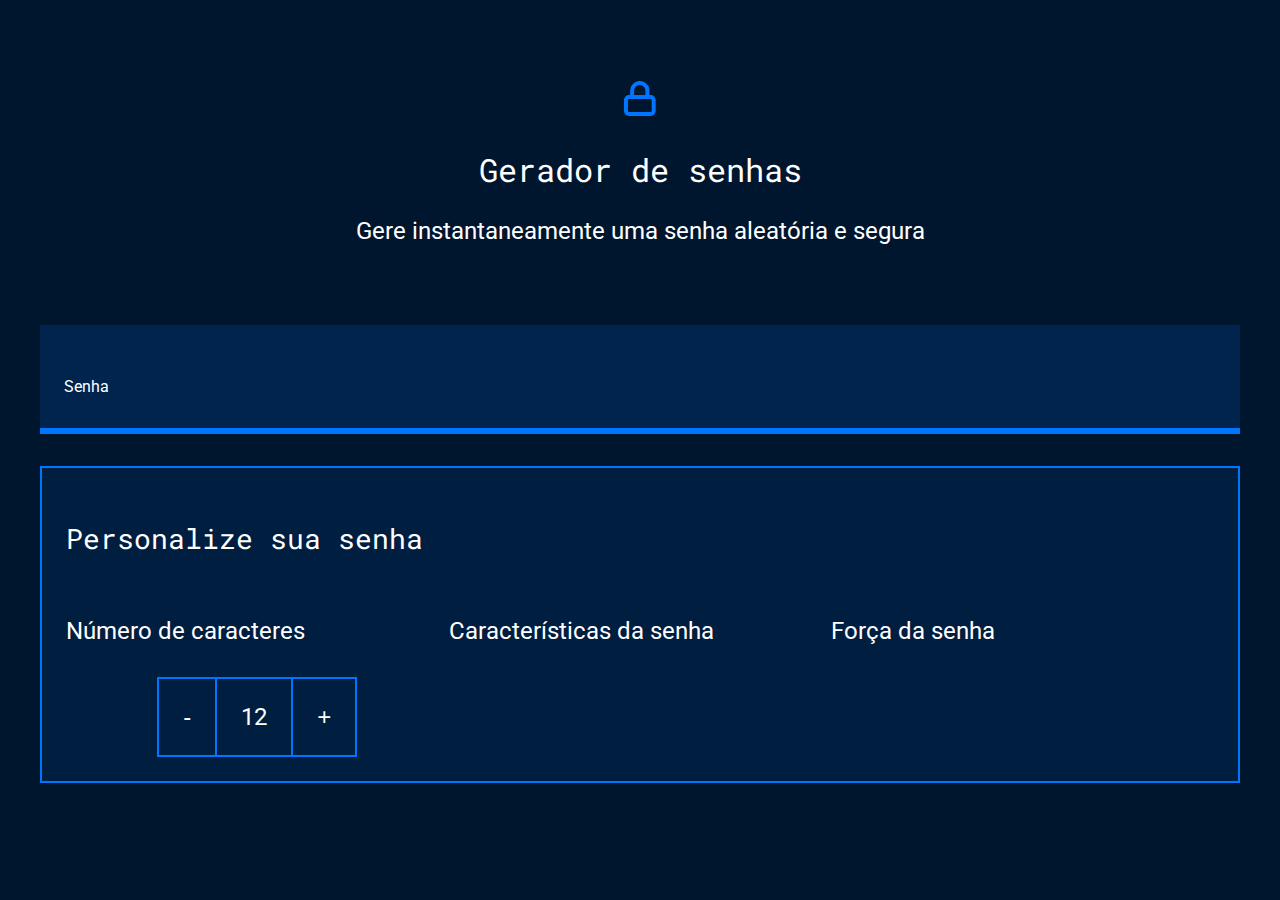
<file: aula 1 - projeto 2/index.html>
<!DOCTYPE html>
<html lang="pt-br">

<head>
    <meta charset="UTF-8">
    <meta name="viewport" content="width=device-width, initial-scale=1.0">
    <title>Gerador de senha</title>
    <link rel="stylesheet" href="style.css">
</head>

<body>
    <section class="conteudo">
        <div class="conteudo-titulo">
            <img src="unlock.svg" alt="cadeado fechado"> 
            <h2 class="titulo-principal">Gerador de senhas</h2>
            <h3 class="titulo-secundario">Gere instantaneamente uma senha aleatória e segura</h3>
        </div>
        <div class="conteudo-senha">
            <label for="senha">Senha</label>
            <input name="senha" type="text" id="campo-senha"/>
        </div>
        <div class="parametro">
            <h3 class="parametro-titulo">Personalize sua senha</h3>
            <div class="parametro-coluna__senha">
                <div class="parametro-senha">
                    <h4 class="parametro-senha__titulo">Número de caracteres</h4>
                    <div class="parametro-senha-botoes">
                        <button class="parametro-senha__botao">-</button>
                        <p class="parametro-senha__texto">12</p>
                        <button class="parametro-senha__botao">+</button>
                        </div>
                </div>           	 
                <div class="parametro-senha">
                    <h4 class="parametro-senha__titulo">Características da senha</h4>
                </div>
                <div class="parametro-senha">
                   <h4 class="parametro-senha__titulo">Força da senha</h4>
                </div>
            </div>
        </div>
     </section>
</body>

</html>
</file>
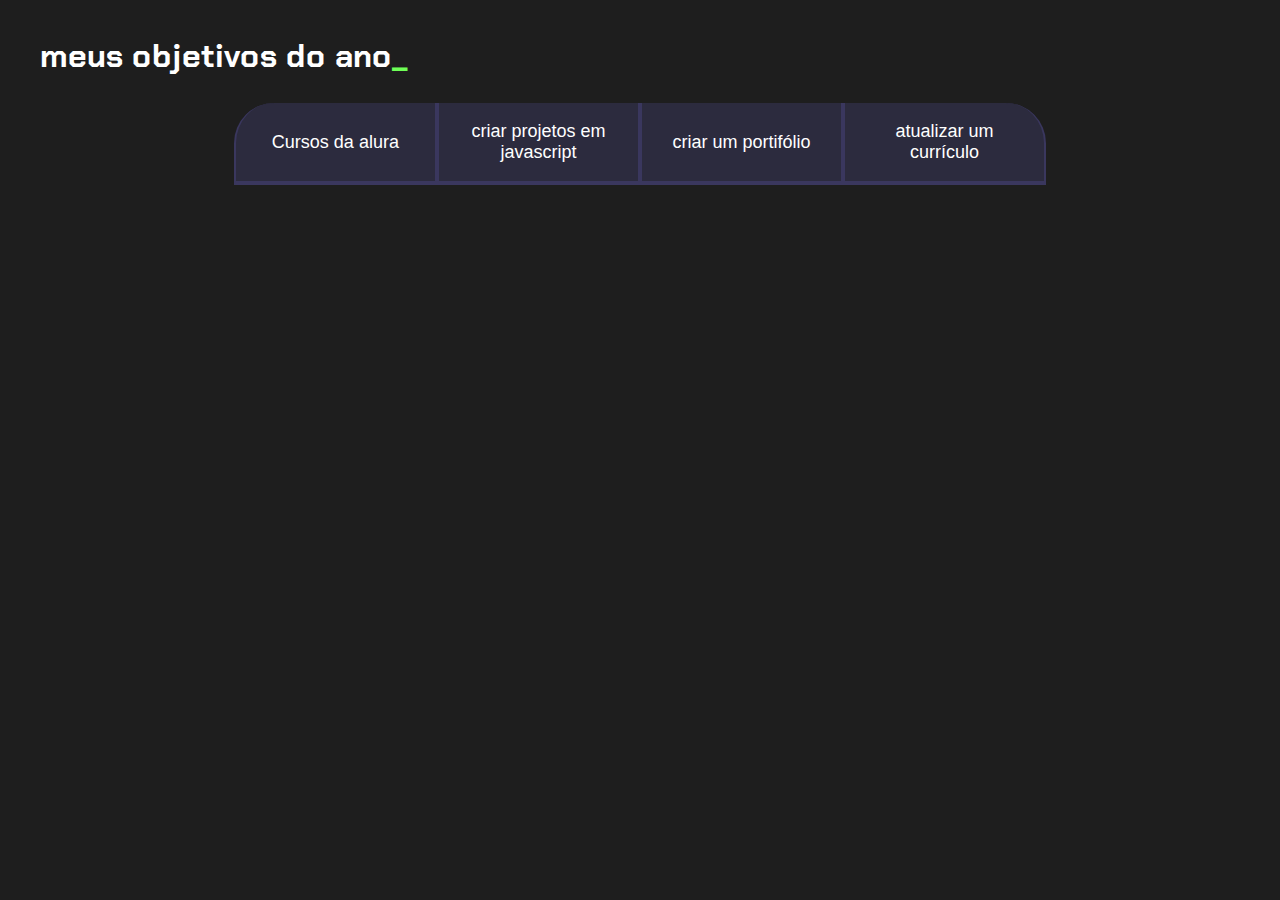
<file: aula 1/index.html>
<!DOCTYPE html>
<html lang="pt-br">
<head>
    <meta charset="UTF-8">
    <meta http-equiv="X-UA-Compatible" content="IE=edge">
    <meta name="viewport" content="width=device-width, initial-scale=1.0">
    <link rel="stylesheet" href="style.css">
    <title>Meus objetivos do ano</title>
</head>
<body>
    <section class="conteudo-principal">
        <h2 class="titulo-principal">meus objetivos do ano<span>_</span></h2>
        <div class="botoes">
            <button class="botao">Cursos da alura</button>
            <button class="botao">criar projetos em javascript</button>
            <button class="botao">criar um portifólio</button>
            <button class="botao">atualizar um currículo</button>    
        </div>
    </section>
</body>
</html>
</file>
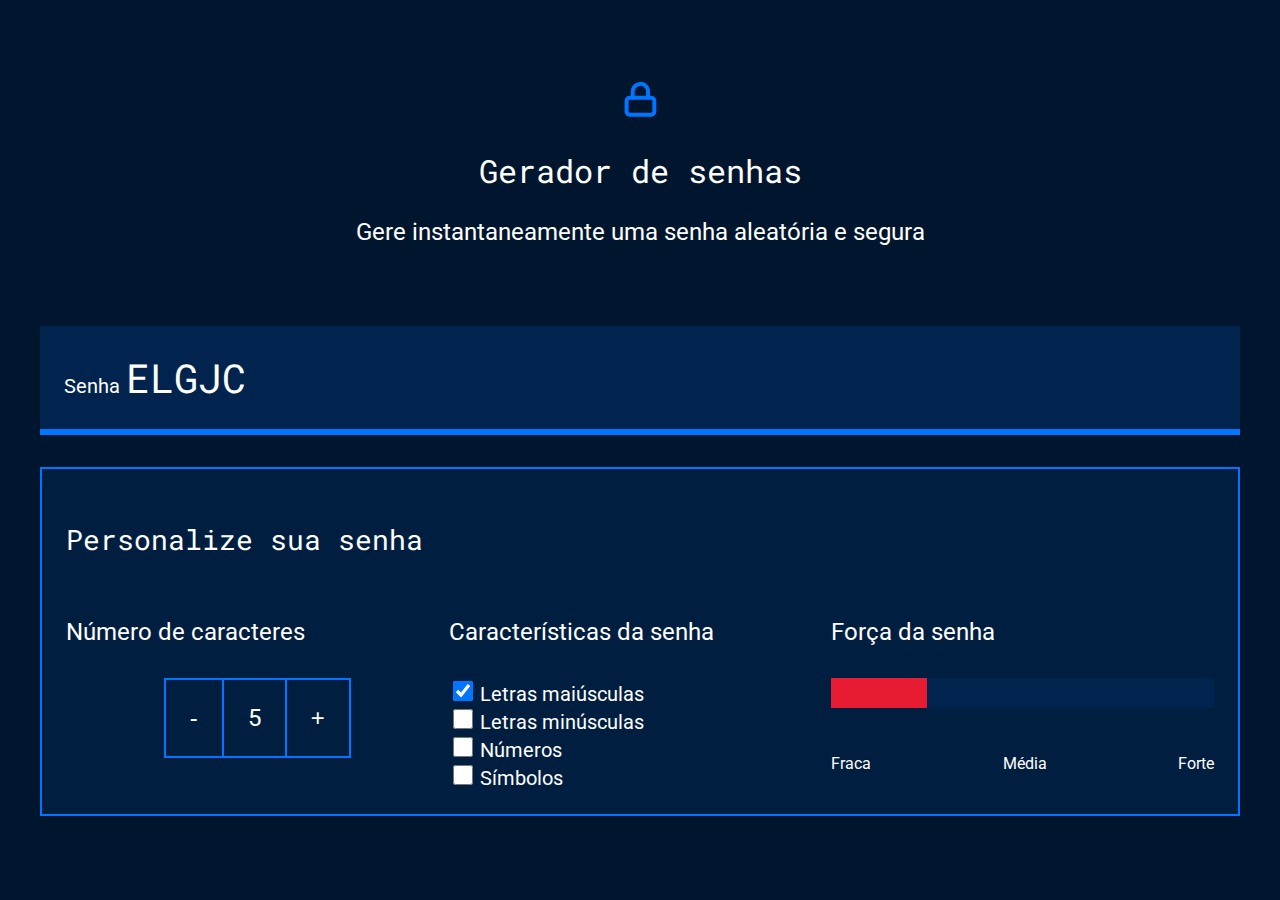
<file: aula 2 - projeto 2/index.html>
<!DOCTYPE html>
<html lang="pt-br">

<head>
    <meta charset="UTF-8">
    <meta name="viewport" content="width=device-width, initial-scale=1.0">
    <title>Gerador de senha</title>
    <link rel="stylesheet" href="style.css">
</head>

<body>
    <section class="conteudo">
        <div class="conteudo-titulo">
            <img src="unlock.svg" alt="cadeado fechado">
            <h2 class="titulo-principal">Gerador de senhas</h2>
            <h3 class="titulo-secundario">Gere instantaneamente uma senha aleatória e segura</h3>
        </div>
        <div class="conteudo-senha">
            <label for="senha">Senha</label>
            <input name="senha" type="text" id="campo-senha" readonly>
        </div>
        <div class="parametro">
            <h3 class="parametro-titulo">Personalize sua senha</h3>
            <div class="parametro-coluna__senha">
                <div class="parametro-senha">
                    <h4 class="parametro-senha__titulo">Número de caracteres</h4>
                    <div class="parametro-senha-botoes">
                        <button class="parametro-senha__botao">-</button>
                        <p class="parametro-senha__texto">12</p>
                        <button class="parametro-senha__botao">+</button>
                    </div>
                </div>               
                <div class="parametro-senha">
                    <h4 class="parametro-senha__titulo">Características da senha</h4>
                    <div class="parametro-senha-checkbox">
                        <input name="maiusculo" type="checkbox" class="checkbox" checked>
                        <label for="maiusculo">Letras maiúsculas</label>
                    </div>
                    <div class="parametro-senha-checkbox">
                        <input name="minusculo" type="checkbox" class="checkbox">
                        <label for="minusculo">Letras minúsculas</label>
                    </div>
                    <div class="parametro-senha-checkbox">
                        <input name="numero" type="checkbox" class="checkbox">
                        <label for="numero">Números</label>
                    </div>
                    <div class="parametro-senha-checkbox">
                        <input name="simbolo" type="checkbox" class="checkbox">
                        <label for="simbolo">Símbolos</label>
                    </div>
                </div>
                <div class="parametro-senha">
                    <h4 class="parametro-senha__titulo">Força da senha</h4>
                    <div class="barra"></div>
                    <div class="forca fraca"></div>
                    <div class="parametro-senha-textos">
                        <p>Fraca</p>
                        <p>Média</p>
                        <p>Forte</p>
                    </div>
                </div>
            </div>
        </div>
    </section>
    <script src="main.js"></script>
</body> 
</html>
</file>
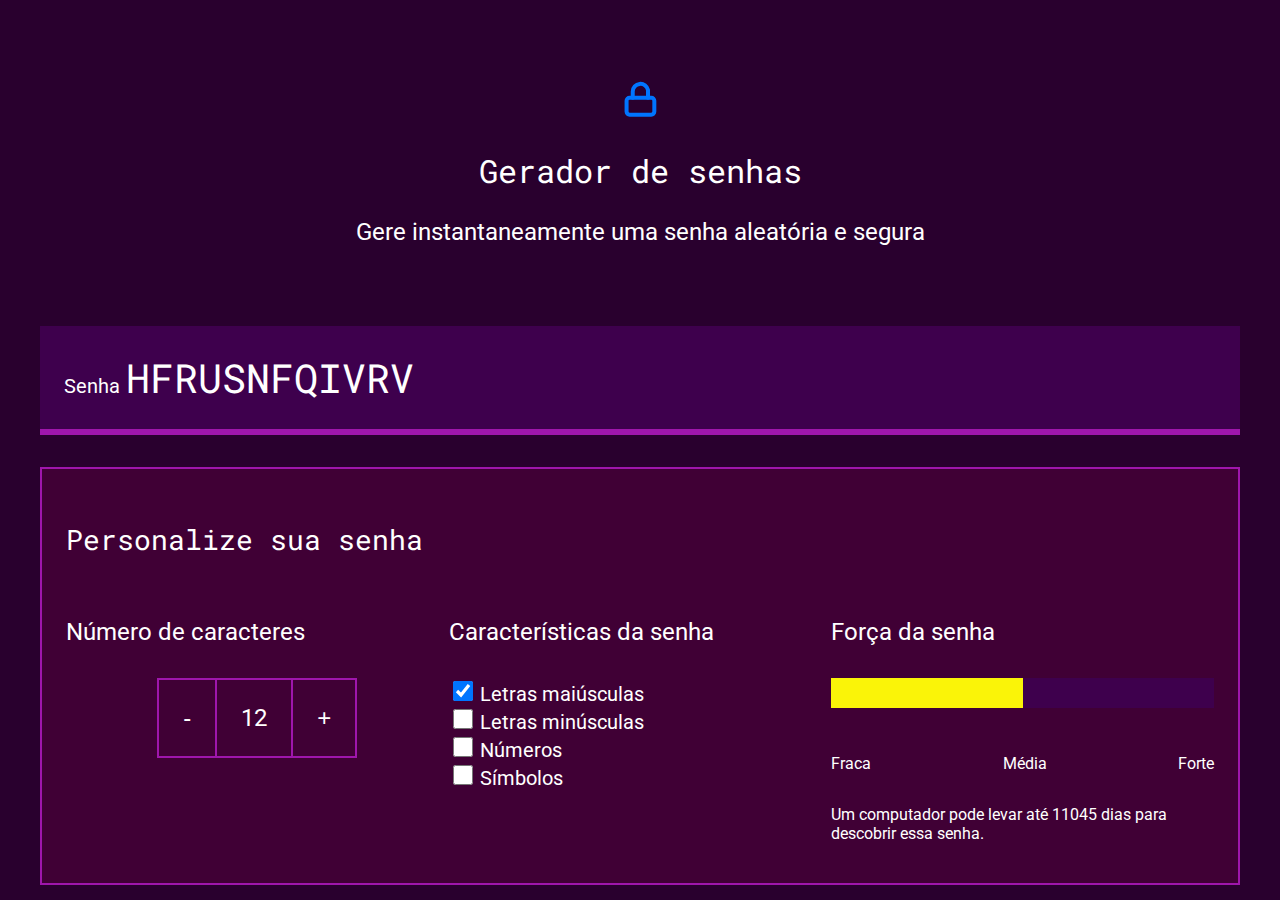
<file: aula 3 - projeto 2/index.html>
<!DOCTYPE html>
<html lang="pt-br">

<head>
    <meta charset="UTF-8">
    <meta name="viewport" content="width=device-width, initial-scale=1.0">
    <title>Gerador de senha</title>
    <link rel="stylesheet" href="style.css">
</head>

<body>
    <section class="conteudo">
        <div class="conteudo-titulo">
            <img src="unlock.svg" alt="cadeado fechado">
            <h2 class="titulo-principal">Gerador de senhas</h2>
            <h3 class="titulo-secundario">Gere instantaneamente uma senha aleatória e segura</h3>
        </div>
        <div class="conteudo-senha">
            <label for="senha">Senha</label>
            <input name="senha" type="text" id="campo-senha" readonly>
        </div>
        <div class="parametro">
            <h3 class="parametro-titulo">Personalize sua senha</h3>
            <div class="parametro-coluna__senha">
                <div class="parametro-senha">
                    <h4 class="parametro-senha__titulo">Número de caracteres</h4>
                    <div class="parametro-senha-botoes">
                        <button class="parametro-senha__botao">-</button>
                        <p class="parametro-senha__texto">12</p>
                        <button class="parametro-senha__botao">+</button>
                    </div>
                </div>               
                <div class="parametro-senha">
                    <h4 class="parametro-senha__titulo">Características da senha</h4>
                    <div class="parametro-senha-checkbox">
                        <input name="maiusculo" type="checkbox" class="checkbox" checked>
                        <label for="maiusculo">Letras maiúsculas</label>
                    </div>
                    <div class="parametro-senha-checkbox">
                        <input name="minusculo" type="checkbox" class="checkbox">
                        <label for="minusculo">Letras minúsculas</label>
                    </div>
                    <div class="parametro-senha-checkbox">
                        <input name="numero" type="checkbox" class="checkbox">
                        <label for="numero">Números</label>
                    </div>
                    <div class="parametro-senha-checkbox">
                        <input name="simbolo" type="checkbox" class="checkbox">
                        <label for="simbolo">Símbolos</label>
                    </div>
                </div>
                <div class="parametro-senha">
                    <h4 class="parametro-senha__titulo">Força da senha</h4>
                    <div class="barra"></div>
                    <div class="forca fraca"></div>
                    <div class="parametro-senha-textos">
                        <p>Fraca</p>
                        <p>Média</p>
                        <p>Forte</p>
                    </div>
                    <p class="entropia"></p>
                </div>
            </div>
        </div>
    </section>
    <script src="main.js"></script>
</body> 
</html>
</file>
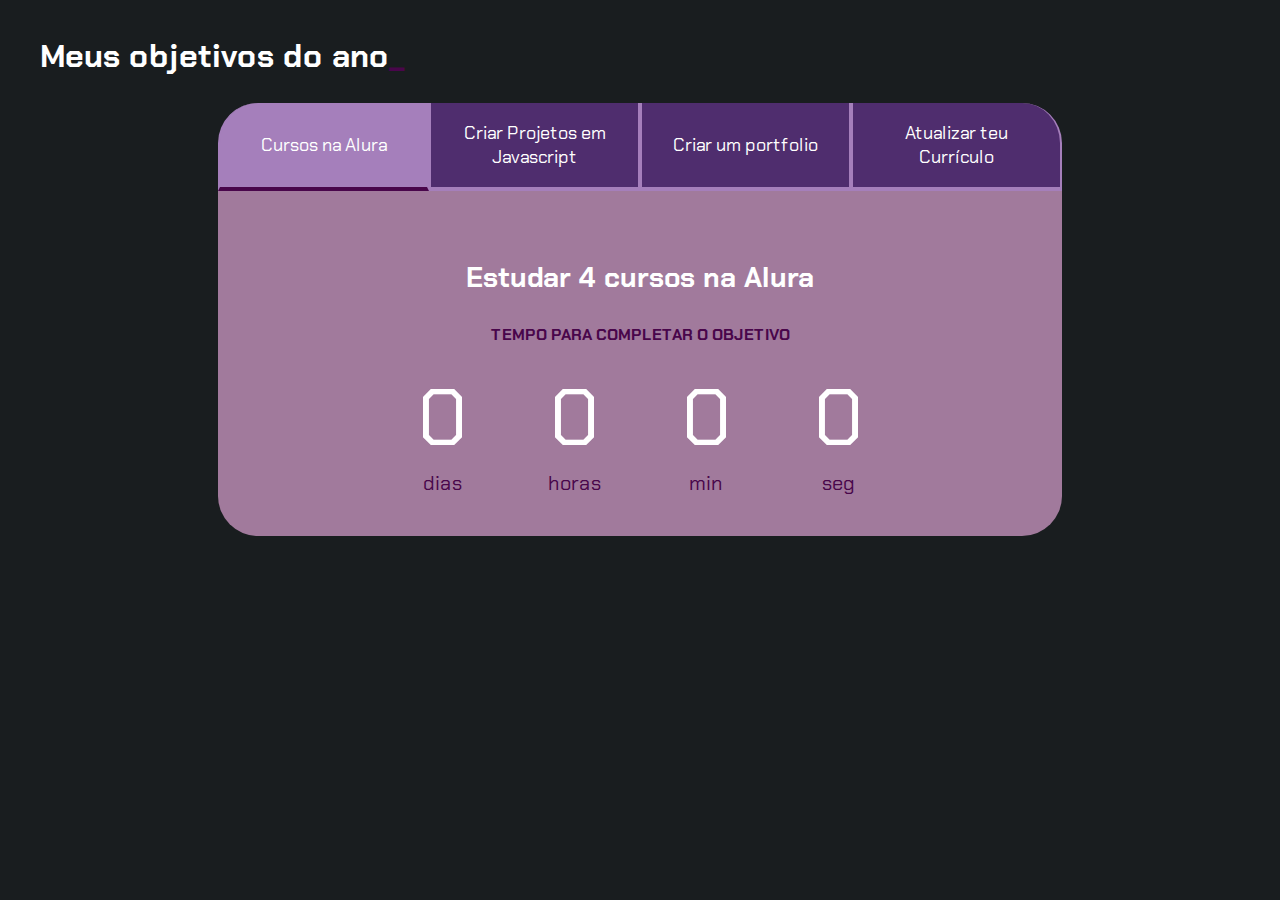
<file: aula 3/index.html>
<!DOCTYPE html>
<html lang="pt-br">
<head>
    <meta charset="UTF-8">
    <meta name="viewport" content="width=device-width, initial-scale=1.0">
    <title>Meus objetivos do ano</title>
    <link rel="stylesheet" href="style.css">
</head>
<body>
    <section class="conteudo-principal">
        <h2 class="titulo-principal">Meus objetivos do ano<span>_</span></h2>
      <div class="conteudo">
        <div class="botoes">
            <button class="botao ativo">Cursos na Alura</button>
            <button class="botao">Criar Projetos em Javascript</button>
            <button class="botao">Criar um portfolio</button>
            <button class="botao">Atualizar teu Currículo</button>
        </div>
        <div class="abas-textos">
            <div class="aba-conteudo ativo">
                <h3 class="aba-conteudo-titulo-principal">Estudar 4 cursos na Alura</h3>
                <h4 class="aba-conteudo-titulo-secundario">Tempo para completar o objetivo</h4>
                <div class="contador">
                    <div class="contador-digito">
                        <p class="contador-digito-numero" id="dias0"></p>
                        <p class="contador-digito-texto">dias</p>
                    </div>
                    <div class="contador-digito">
                        <p class="contador-digito-numero" id="horas0"></p>
                        <p class="contador-digito-texto">horas</p>
                    </div>
                    <div class="contador-digito">
                        <p class="contador-digito-numero" id="min0"></p>
                        <p class="contador-digito-texto">min</p>
                    </div>
                    <div class="contador-digito">
                        <p class="contador-digito-numero" id="seg0"></p>
                        <p class="contador-digito-texto">seg</p>
                    </div>
                </div>
            </div>
            <div class="aba-conteudo">
                <h3 class="aba-conteudo-titulo-principal">Criar 5 projetos em Javascript</h3>
                <h4 class="aba-conteudo-titulo-secundario">Tempo para completar o objetivo</h4>
                <div class="contador">
                    <div class="contador-digito">
                        <p class="contador-digito-numero" id="dias1"></p>
                        <p class="contador-digito-texto">dias</p>
                    </div>
                    <div class="contador-digito">
                        <p class="contador-digito-numero" id="horas1"></p>
                        <p class="contador-digito-texto">horas</p>
                    </div>
                    <div class="contador-digito">
                        <p class="contador-digito-numero" id="min1"></p>
                        <p class="contador-digito-texto">min</p>
                    </div>
                    <div class="contador-digito">
                        <p class="contador-digito-numero" id="seg1"></p>
                        <p class="contador-digito-texto">seg</p>
                    </div>
                </div>
            </div>
            <div class="aba-conteudo">
                <h3 class="aba-conteudo-titulo-principal">Criar um portfolio com meus 3 melhores projetos</h3>
                <h4 class="aba-conteudo-titulo-secundario">Tempo para completar o objetivo</h4>
                <div class="contador">
                    <div class="contador-digito">
                        <p class="contador-digito-numero" id="dias2"></p>
                        <p class="contador-digito-texto">dias</p>
                    </div>
                    <div class="contador-digito">
                        <p class="contador-digito-numero" id="horas2"></p>
                        <p class="contador-digito-texto">horas</p>
                    </div>
                    <div class="contador-digito">
                        <p class="contador-digito-numero" id="min2"></p>
                        <p class="contador-digito-texto">min</p>
                    </div>
                    <div class="contador-digito">
                        <p class="contador-digito-numero" id="seg2"></p>
                        <p class="contador-digito-texto">seg</p>
                    </div>
                </div>
            </div>
            <div class="aba-conteudo">
                <h3 class="aba-conteudo-titulo-principal">Atualizar meu currículo com os certificados da Alura</h3>
                <h4 class="aba-conteudo-titulo-secundario">Tempo para completar o objetivo</h4>
                <div class="contador">
                    <div class="contador-digito">
                        <p class="contador-digito-numero" id="dias3"></p>
                        <p class="contador-digito-texto">dias</p>
                    </div>
                    <div class="contador-digito">
                        <p class="contador-digito-numero" id="horas3"></p>
                        <p class="contador-digito-texto">horas</p>
                    </div>
                    <div class="contador-digito">
                        <p class="contador-digito-numero" id="min3"></p>
                        <p class="contador-digito-texto">min</p>
                    </div>
                    <div class="contador-digito">
                        <p class="contador-digito-numero" id="seg3"></p>
                        <p class="contador-digito-texto">seg</p>
                    </div>
                </div>
            </div>
        </div>  
      </div>    
    </section>
    <script src="main.js"></script>
</body>
</html>
</file>
<file: aula 1 - projeto 2/style.css>
@import url('https://fonts.googleapis.com/css2?family=Roboto&family=Roboto+Mono&display=swap');

:root{
    --branco: white;
    --cor-de-fundo: #00162E;
    --fundo-senha: #00244D;
    --fundo-texto: #001E40;
    --borda: #0075FF;
    --roboto: 'Roboto', sans-serif;
    --roboto-mono: 'Roboto Mono', monospace;
}

*{
    font-weight: 400;
}

body{
    color: var(--branco);
    background-color: var(--cor-de-fundo);
    font-family: var(--roboto);
}

.titulo-principal{
    font-family: var(--roboto-mono);
    font-size: 32px;
}

.titulo-secundario{
    font-size: 24px;
    font-weight: 400;
}

.conteudo-titulo{ 
    text-align: center;
    margin-top: 80px;
}

.conteudo-senha{
    margin-top: 80px;
    background: var(--fundo-senha);
    padding: 24px;
    border-bottom: 6px solid var(--borda);
}

#campo-senha{
    background-color: var(--fundo-senha);
    border: none;
    color: var(--branco);
    font-family: var(--roboto-mono);
    font-size: 40px;
    width: 70%;
}

#campo-senha:focus {
    outline: none;
}

.conteudo{
    max-width: 1200px;
    margin: 0 auto;
}

.parametro{
    background-color: var(--fundo-texto);
    border: 2px solid var(--borda);
    margin-top: 32px;
    padding: 24px;
}

.parametro-titulo{
    font-family: var(--roboto-mono);
    font-size: 28px;
}

.parametro-senha__titulo{
    font-size:24px;
}

.parametro-coluna__senha{
    display: flex;
    flex-direction: column;
    justify-content: center;
}

.parametro-senha{
    width: 50%;
    margin: 0 auto;
}

.parametro-senha-botoes{
    display: flex;
    justify-content: center;
}

.parametro-senha__botao{
    background-color: var(--fundo-texto);
    color: var(--branco);
    border: 2px solid var(--borda);
    padding: 24px;
    font-size: 24px;
    cursor: pointer;
}

.parametro-senha__texto{
    padding: 24px;
    border-top: 2px solid var(--borda);
    border-bottom: 2px solid var(--borda);
    margin: 0;
    font-size: 24px;
}

@media screen and (min-width: 768px) {
    .parametro-coluna__senha{
        flex-direction: row;
    }
}
</file>
<file: aula 1/style.css>
@import url('https://fonts.googleapis.com/css2?family=Chakra+Petch:wght@400;700&display=swap');

:root{
    --cor-de-fundo: #1E1E1E;
    --verde: #6FFF57;
    --branco: #FFFFFF;
    --botao-ativo: #3A375E;
    --botao-inativo: rgba(58, 55, 94, 0.5);
    --texto-fundo: rgba(58, 55, 94, 0.3);
}

body{
    background-color: var(--cor-de-fundo);
    color: var(--branco);
    font-family: "Chakra Petch", sans-serif;
}


.conteudo-principal {
    display: flex;
    flex-direction: column;
    justify-content: center;
    align-items: center;
    max-width: 1200px;
    width: 100%;
    margin: 0 auto;
}

.titulo-principal {
    text-align: left;
    width: 100%;
    font-size: 32px;
}

.titulo-principal span {
    color: var(--verde);
}

.botao {
    font-family: "Crakra Petch", sans-serif;
    background-color: var(--botao-inativo);
    color: var(--branco);
    display: flex;
    justify-content: center;
    padding: 1em;
    font-size: 18px;
    align-items: center;
    width: 100%;
    border-bottom: 4px solid var(--botao-ativo);
    border-left: 2px solid var(--botao-ativo);
    border-right: 2px solid var(--botao-ativo);
    border-top: none;
}

.botao:first-child {
    border-radius: 40px 40px 0 0;
}

.botoes {
    display: block;
}
@media screen and (min-width: 768px) {
    .botoes {
        display: flex;
    }

    .botao:first-child {
        border-radius: 40px 0 0 0;
    }

    .botao:last-child {
        border-radius: 0 40px 0 0;
    }
}
</file>
<file: aula 2 - projeto 2/style.css>
@import url('https://fonts.googleapis.com/css2?family=Roboto&family=Roboto+Mono&display=swap');

:root{
    --branco: white;
    --cor-de-fundo: #00162E;
    --fundo-senha: #00244D;
    --fundo-texto: #001E40;
    --borda: #0075FF;
    --roboto: 'Roboto', sans-serif;
    --roboto-mono: 'Roboto Mono', monospace;
}

*{
    font-weight: 400;
}

body{
    color: var(--branco);
    background-color: var(--cor-de-fundo);
    font-family: var(--roboto);
}

.titulo-principal{
    font-family: var(--roboto-mono);
    font-size: 32px;
}

.titulo-secundario{
    font-size: 24px;
}

.conteudo-titulo{
    text-align: center;
    margin-top: 80px;
}

.conteudo-senha{
    margin-top: 80px; 
    background: var(--fundo-senha);
    padding: 24px;
    border-bottom: 6px solid var(--borda);
}

#campo-senha{
    background-color: var(--fundo-senha);
    border: none;
    color: var(--branco);
    font-family: var(--roboto-mono);
    font-size: 40px;
    width: 70%;
}

#campo-senha:focus{
    outline: none;
}

.conteudo{
    max-width: 1200px;
    margin: 0 auto;
}

.parametro{
    background-color: var(--fundo-texto);
    border: 2px solid var(--borda);
    margin-top: 32px;
    padding: 24px;
}

.parametro-titulo{
    font-family: var(--roboto-mono);
    font-size: 28px;
}

.parametro-senha__titulo{
    font-size:24px;
}

.parametro-coluna__senha{
    display: flex;
    flex-direction: column;
    justify-content: center;
}
.parametro-senha{
    width: 50%;
    margin: 0 auto;
}

.parametro-senha-botoes{
    display: flex;
    justify-content: center;
}

.parametro-senha__botao{
    background-color: var(--fundo-texto);
    color: var(--branco);
    border: 2px solid var(--borda);
    padding: 24px;
    font-size: 24px;
    cursor: pointer;
}
.parametro-senha__texto{
    padding: 24px;
    border-top: 2px solid var(--borda);
    border-bottom: 2px solid var(--borda);
    margin: 0;
    font-size: 24px;
}

label{
    font-size: 20px;
}

.checkbox{
    width: 20px;
    height: 20px;
    cursor: pointer;
}

.barra{
    background-color: var(--fundo-senha);
    height: 30px;
    width: 100%;
}
.forca{
    height: 30px;
    position: relative;
    bottom: 30px;
}
.fraca{
    width: 25%;
    background-color: #E71B32; 
}
.media{
    background-color: #FAF408;
    width: 50%;
}
.forte{
    background-color: #00FF85;
    width: 100%;
}

.parametro-senha-textos{
    display: flex;
    justify-content: space-between;
}


@media screen and (min-width: 768px) {
    .parametro-coluna__senha{
        flex-direction: row;
    }
}
</file>
<file: aula 3 - projeto 2/style.css>
@import url('https://fonts.googleapis.com/css2?family=Roboto&family=Roboto+Mono&display=swap');

:root{
    --branco: white;
    --cor-de-fundo: #29002e;
    --fundo-senha: #3e004d;
    --fundo-texto: #400035;
    --borda: #9f16ac;
    --roboto: 'Roboto', sans-serif;
    --roboto-mono: 'Roboto Mono', monospace;
}

*{
    font-weight: 400;
}

body{
    color: var(--branco);
    background-color: var(--cor-de-fundo);
    font-family: var(--roboto);
}

.titulo-principal{
    font-family: var(--roboto-mono);
    font-size: 32px;
}

.titulo-secundario{
    font-size: 24px;
}

.conteudo-titulo{
    text-align: center;
    margin-top: 80px;
}

.conteudo-senha{
    margin-top: 80px; 
    background: var(--fundo-senha);
    padding: 24px;
    border-bottom: 6px solid var(--borda);
}

#campo-senha{
    background-color: var(--fundo-senha);
    border: none;
    color: var(--branco);
    font-family: var(--roboto-mono);
    font-size: 40px;
    width: 70%;
}

#campo-senha:focus{
    outline: none;
}

.conteudo{
    max-width: 1200px;
    margin: 0 auto;
}

.parametro{
    background-color: var(--fundo-texto);
    border: 2px solid var(--borda);
    margin-top: 32px;
    padding: 24px;
}

.parametro-titulo{
    font-family: var(--roboto-mono);
    font-size: 28px;
}

.parametro-senha__titulo{
    font-size:24px;
}

.parametro-coluna__senha{
    display: flex;
    flex-direction: column;
    justify-content: center;
}
.parametro-senha{
    width: 50%;
    margin: 0 auto;
}

.parametro-senha-botoes{
    display: flex;
    justify-content: center;
}

.parametro-senha__botao{
    background-color: var(--fundo-texto);
    color: var(--branco);
    border: 2px solid var(--borda);
    padding: 24px;
    font-size: 24px;
    cursor: pointer;
}
.parametro-senha__texto{
    padding: 24px;
    border-top: 2px solid var(--borda);
    border-bottom: 2px solid var(--borda);
    margin: 0;
    font-size: 24px;
}

label{
    font-size: 20px;
}

.checkbox{
    width: 20px;
    height: 20px;
    cursor: pointer;
}

.barra{
    background-color: var(--fundo-senha);
    height: 30px;
    width: 100%;
}
.forca{
    height: 30px;
    position: relative;
    bottom: 30px;
}
.fraca{
    width: 25%;
    background-color: #E71B32; 
}
.media{
    background-color: #FAF408;
    width: 50%;
}
.forte{
    background-color: #00FF85;
    width: 100%;
}

.parametro-senha-textos{
    display: flex;
    justify-content: space-between;
}


@media screen and (min-width: 768px) {
    .parametro-coluna__senha{
        flex-direction: row;
    }
}
</file>
<file: aula 3/style.css>
@import url('https://fonts.googleapis.com/css2?family=Chakra+Petch:wght@400;700&display=swap');

:root{
    --cor-de-fundo: #191d1f;
    --verde: #49064b;
    --branco: #FFFFFF;
    --botao-ativo: #a57fbb;
    --botao-inativo:#4f2d6e;
    --texto-fundo: #a17a9c;
}

body{
    background-color: var(--cor-de-fundo);
    color: var(--branco);
    font-family: "Chakra Petch", sans-serif;
}

.conteudo-principal{
    display: flex;
    flex-direction: column;
    justify-content: center;
    align-items: center;
    max-width: 1200px;
    width: 100%;
    margin: 0 auto;
}

.titulo-principal{
    text-align: left;
    width: 100%;
    font-size: 32px;
}

.titulo-principal span{
    color: var(--verde);
}

.botao{
    font-family: "Chakra Petch", sans-serif;
    background-color: var(--botao-inativo);
    color: var(--branco);
    display: flex;
    justify-content: center;
    padding: 1em;
    font-size: 18px;
    align-items: center;
    width: 100%;
    border-bottom: 4px solid var(--botao-ativo);
    border-left: 2px solid var(--botao-ativo);
    border-right: 2px solid var(--botao-ativo);
    border-top: none;
}

.botao:first-child{
    border-radius: 40px 40px 0 0;
}

.botoes{
    display: block;
}

.botao.ativo{
    background-color: var(--botao-ativo);
    border-bottom: 4px solid var(--verde);
}

.abas-textos{
    background-color: var(--texto-fundo);
    padding: 40px;
    border-radius: 0 0 40px 40px;
}

.aba-conteudo.ativo{
    display: block;
}

.aba-conteudo{
    display: none;
}

.aba-conteudo-titulo-principal{
    font-size: 28px;
    text-align: center;
}

.aba-conteudo-titulo-secundario{
    text-align: center;
    color: var(--verde);
    text-transform: uppercase;
}

.contador{
    display: flex;
    justify-content: center;
    flex-wrap: wrap;
}

.contador-digito{
    padding: 0 16px;
    text-align: center;
    min-width: 100px;
}

.contador-digito-numero{
    font-size: 80px;
    margin: 0;
}

.contador-digito-texto{
    color: var(--verde);
    font-size: 20px;
    margin: 0;
}

@media screen and (min-width: 768px) {
    .botoes{
        display: flex;
    }
    .botao:first-child{
        border-radius: 40px 0 0 0;
    }
    .botao:last-child{
        border-radius: 0 40px 0 0;
    }
}
</file>
